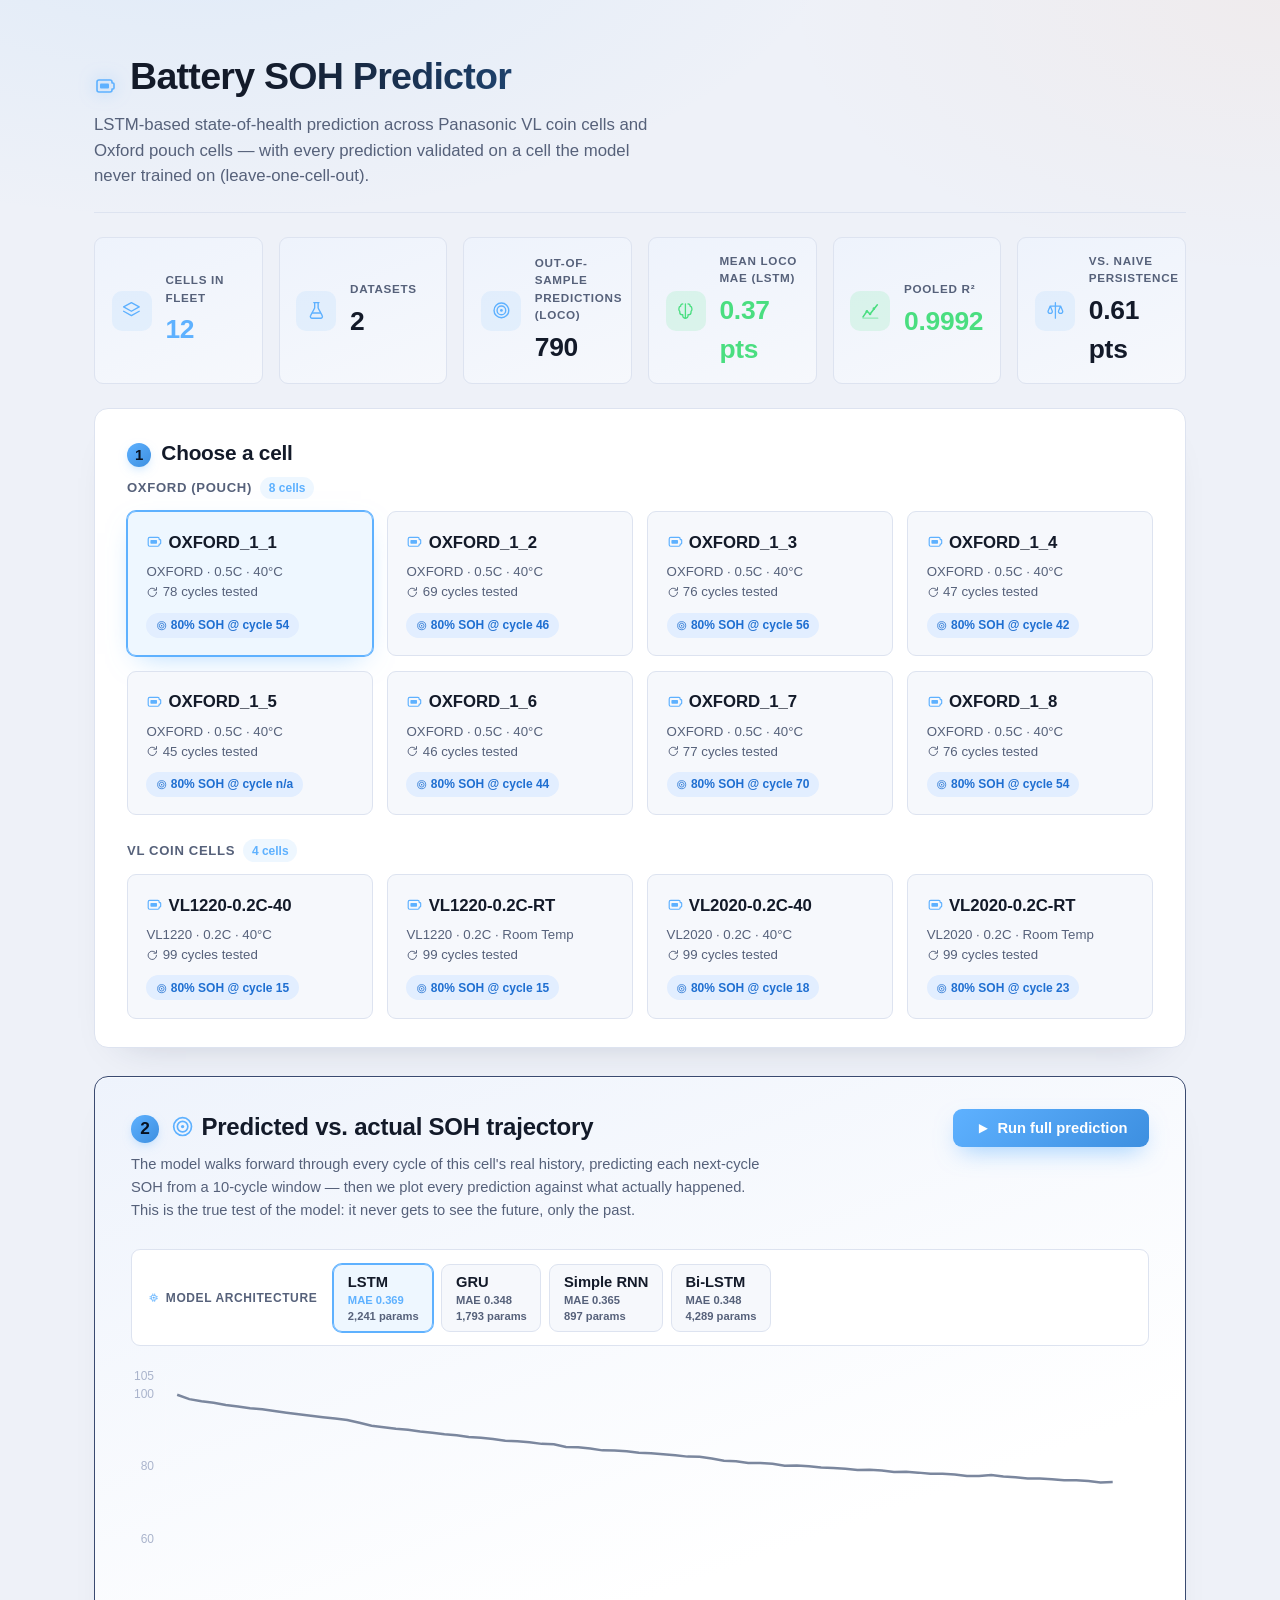
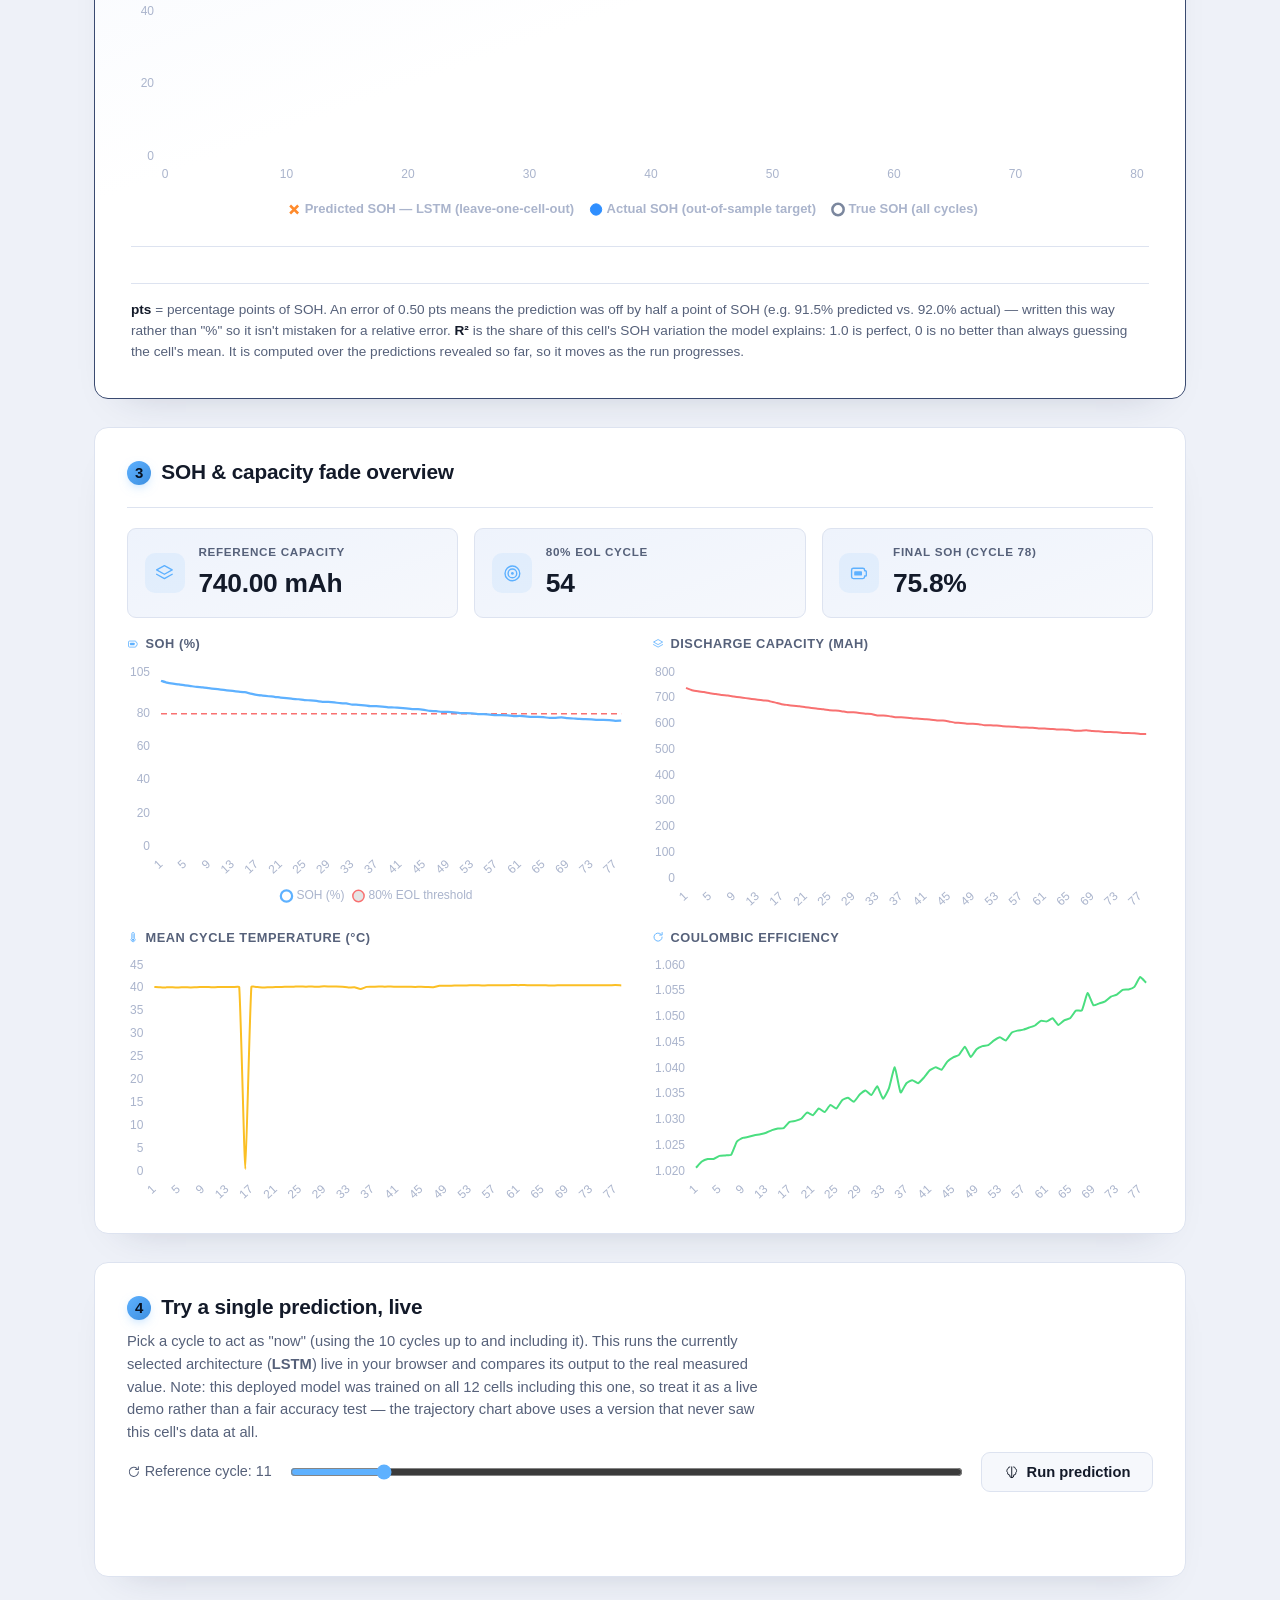
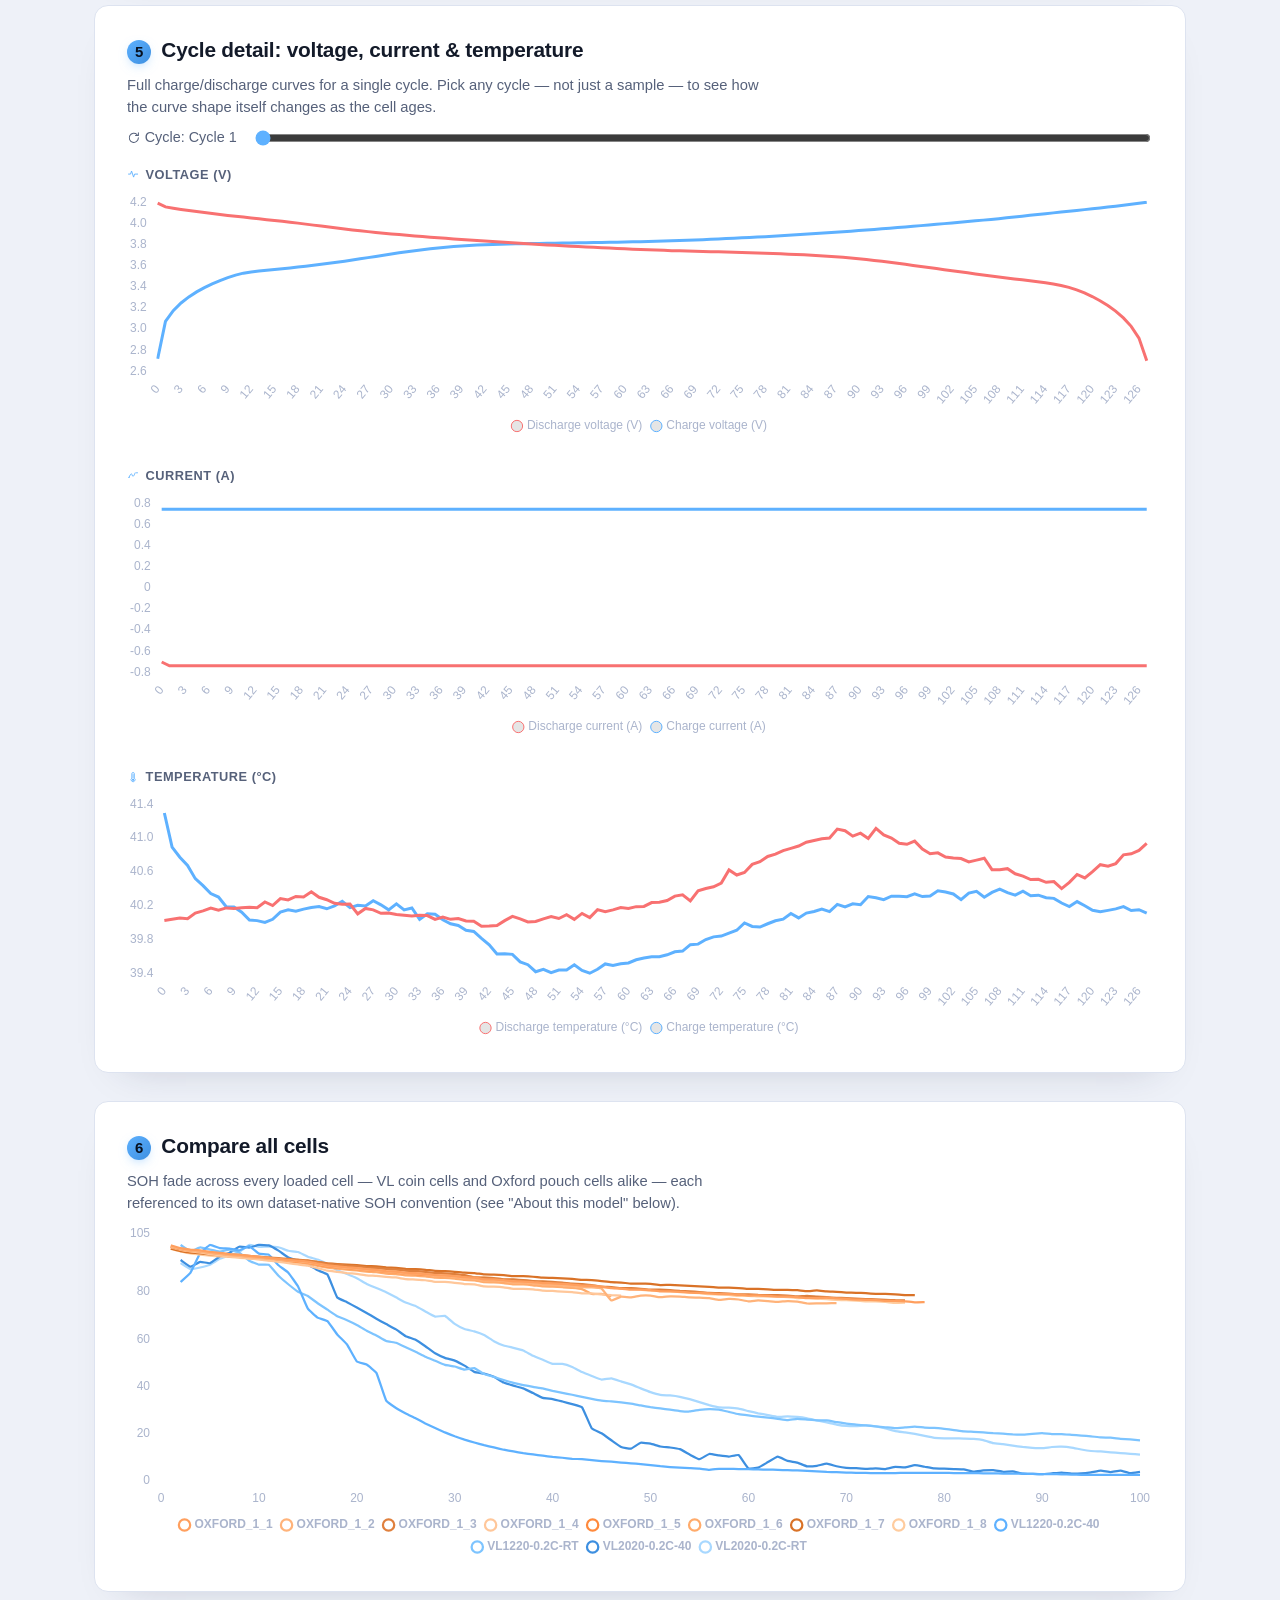
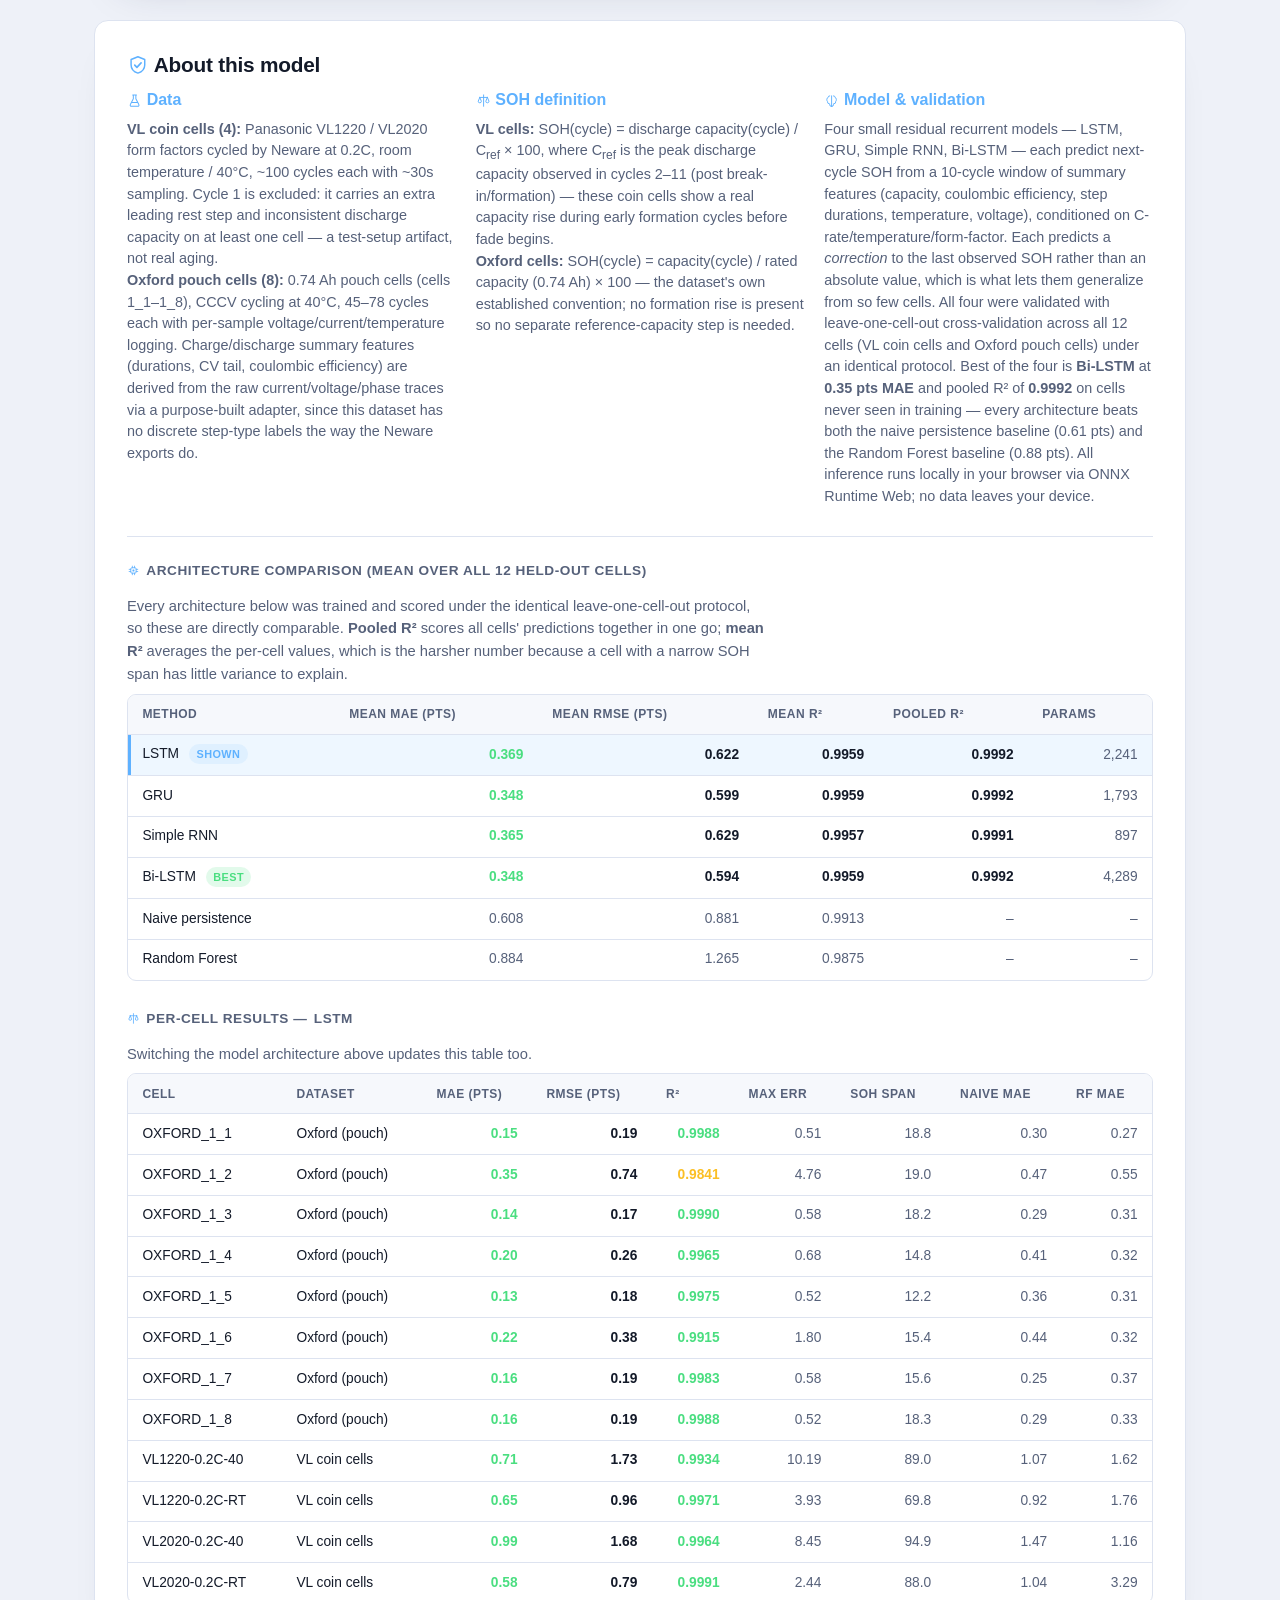
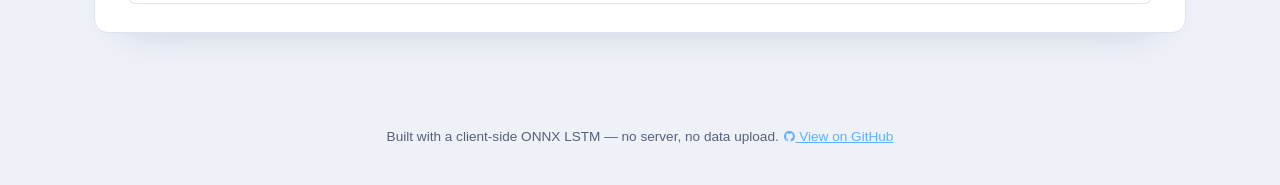
<file: docs/index.html>
<!doctype html>
<html lang="en">
<head>
  <meta charset="UTF-8" />
  <meta name="viewport" content="width=device-width, initial-scale=1.0" />
  <title>Battery SOH Predictor</title>
  <!-- Inline data-URI favicon: keeps the app fully self-contained (no extra
       request, no 404 on hosts that don't have a favicon.ico at the root). -->
  <link rel="icon" href="data:image/svg+xml,%3Csvg xmlns='http://www.w3.org/2000/svg' viewBox='0 0 24 24'%3E%3Crect x='2' y='7' width='17' height='11' rx='2.5' fill='none' stroke='%235eb1ff' stroke-width='2'/%3E%3Crect x='20' y='10.5' width='2.5' height='4' rx='1' fill='%235eb1ff'/%3E%3Cpath d='M12.5 8.5 8 13.2h3.2l-.7 4.3 4.5-5.1h-3.2z' fill='%23ff9f5e'/%3E%3C/svg%3E" />
  <link rel="stylesheet" href="styles.css" />
</head>
<body>
  <!-- Inline SVG icon sprite sheet: zero external requests (works offline / on
       GitHub Pages), reused everywhere via <svg class="icon"><use href="#icon-x"/></svg> -->
  <svg style="position:absolute;width:0;height:0;overflow:hidden" aria-hidden="true">
    <defs>
      <symbol id="icon-battery" viewBox="0 0 24 24"><path d="M3 8a2 2 0 0 1 2-2h11a2 2 0 0 1 2 2v1h1a1 1 0 0 1 1 1v4a1 1 0 0 1-1 1h-1v1a2 2 0 0 1-2 2H5a2 2 0 0 1-2-2V8Z" fill="none" stroke="currentColor" stroke-width="1.6" stroke-linejoin="round"/><rect x="6" y="9.5" width="9" height="5" rx="1" fill="currentColor"/></symbol>
      <symbol id="icon-thermometer" viewBox="0 0 24 24"><path d="M12 3a2.5 2.5 0 0 0-2.5 2.5v8.55a4 4 0 1 0 5 0V5.5A2.5 2.5 0 0 0 12 3Z" fill="none" stroke="currentColor" stroke-width="1.6" stroke-linejoin="round"/><circle cx="12" cy="17.5" r="2.2" fill="currentColor"/><line x1="12" y1="7" x2="12" y2="14" stroke="currentColor" stroke-width="1.6" stroke-linecap="round"/></symbol>
      <symbol id="icon-bolt" viewBox="0 0 24 24"><path d="M13 2 4 14h6l-1 8 9-12h-6l1-8Z" fill="currentColor" stroke="currentColor" stroke-width="0.6" stroke-linejoin="round"/></symbol>
      <symbol id="icon-voltage" viewBox="0 0 24 24"><path d="M3 12h4l2-6 4 12 2-6h6" fill="none" stroke="currentColor" stroke-width="1.8" stroke-linecap="round" stroke-linejoin="round"/></symbol>
      <symbol id="icon-target" viewBox="0 0 24 24"><circle cx="12" cy="12" r="8.5" fill="none" stroke="currentColor" stroke-width="1.6"/><circle cx="12" cy="12" r="5" fill="none" stroke="currentColor" stroke-width="1.6"/><circle cx="12" cy="12" r="1.6" fill="currentColor"/></symbol>
      <symbol id="icon-trend" viewBox="0 0 24 24"><path d="M3 17 9 9l4 4 8-9" fill="none" stroke="currentColor" stroke-width="1.8" stroke-linecap="round" stroke-linejoin="round"/><path d="M16 4h5v5" fill="none" stroke="currentColor" stroke-width="1.8" stroke-linecap="round" stroke-linejoin="round"/></symbol>
      <symbol id="icon-check-shield" viewBox="0 0 24 24"><path d="M12 3 4.5 6v6c0 4.5 3 7.5 7.5 9 4.5-1.5 7.5-4.5 7.5-9V6L12 3Z" fill="none" stroke="currentColor" stroke-width="1.6" stroke-linejoin="round"/><path d="m8.5 12.3 2.4 2.4 4.6-5" fill="none" stroke="currentColor" stroke-width="1.8" stroke-linecap="round" stroke-linejoin="round"/></symbol>
      <symbol id="icon-brain" viewBox="0 0 24 24"><path d="M9 4.5a2.5 2.5 0 0 0-2.5 2.5v.2A2.8 2.8 0 0 0 4.5 10v1a2.6 2.6 0 0 0 1 2.05V14a3 3 0 0 0 3 3h.5v1.5A2.5 2.5 0 0 0 11.5 21h1" fill="none" stroke="currentColor" stroke-width="1.5" stroke-linecap="round" stroke-linejoin="round"/><path d="M15 4.5a2.5 2.5 0 0 1 2.5 2.5v.2A2.8 2.8 0 0 1 19.5 10v1a2.6 2.6 0 0 1-1 2.05V14a3 3 0 0 1-3 3H15v1.5A2.5 2.5 0 0 1 12.5 21h-1" fill="none" stroke="currentColor" stroke-width="1.5" stroke-linecap="round" stroke-linejoin="round"/><line x1="12" y1="4.5" x2="12" y2="21" stroke="currentColor" stroke-width="1.5" stroke-linecap="round"/></symbol>
      <symbol id="icon-clock" viewBox="0 0 24 24"><circle cx="12" cy="12" r="8.5" fill="none" stroke="currentColor" stroke-width="1.6"/><path d="M12 7v5l3.5 2" fill="none" stroke="currentColor" stroke-width="1.6" stroke-linecap="round" stroke-linejoin="round"/></symbol>
      <symbol id="icon-layers" viewBox="0 0 24 24"><path d="m12 3 9 5-9 5-9-5 9-5Z" fill="none" stroke="currentColor" stroke-width="1.6" stroke-linejoin="round"/><path d="m3 13 9 5 9-5" fill="none" stroke="currentColor" stroke-width="1.6" stroke-linecap="round" stroke-linejoin="round"/></symbol>
      <symbol id="icon-play" viewBox="0 0 24 24"><path d="M6 4.5v15l14-7.5-14-7.5Z" fill="currentColor"/></symbol>
      <symbol id="icon-cycle" viewBox="0 0 24 24"><path d="M20 12a8 8 0 1 1-2.34-5.66" fill="none" stroke="currentColor" stroke-width="1.8" stroke-linecap="round"/><path d="M20 3v5h-5" fill="none" stroke="currentColor" stroke-width="1.8" stroke-linecap="round" stroke-linejoin="round"/></symbol>
      <symbol id="icon-flask" viewBox="0 0 24 24"><path d="M9 3h6M10 3v6.2L5.3 18a2 2 0 0 0 1.8 3h9.8a2 2 0 0 0 1.8-3L14 9.2V3" fill="none" stroke="currentColor" stroke-width="1.6" stroke-linecap="round" stroke-linejoin="round"/><path d="M7.5 15h9" fill="none" stroke="currentColor" stroke-width="1.6" stroke-linecap="round"/></symbol>
      <symbol id="icon-scale" viewBox="0 0 24 24"><path d="M12 3v18M6 7h12M6 7 3.5 13a2.5 2.5 0 0 0 5 0L6 7Zm12 0-2.5 6a2.5 2.5 0 0 0 5 0L18 7Z" fill="none" stroke="currentColor" stroke-width="1.5" stroke-linecap="round" stroke-linejoin="round"/></symbol>
      <symbol id="icon-current" viewBox="0 0 24 24"><path d="M4 16.5c2-4.5 3.4-7 4.6-7 1.6 0 1.6 5 3.2 5 1.3 0 2.5-2.6 4.4-7M18.6 7.5h2.2" fill="none" stroke="currentColor" stroke-width="1.7" stroke-linecap="round" stroke-linejoin="round"/><circle cx="4" cy="16.5" r="1.3" fill="currentColor"/></symbol>
      <symbol id="icon-r2" viewBox="0 0 24 24"><path d="M3.5 19.5 8 13l3.6 3.2L20 5.5" fill="none" stroke="currentColor" stroke-width="1.8" stroke-linecap="round" stroke-linejoin="round"/><circle cx="8" cy="13" r="1.5" fill="currentColor"/><circle cx="11.6" cy="16.2" r="1.5" fill="currentColor"/><circle cx="16" cy="10" r="1.5" fill="currentColor"/><path d="M3.5 21h17" fill="none" stroke="currentColor" stroke-width="1.4" stroke-linecap="round" opacity="0.5"/></symbol>
      <symbol id="icon-chip" viewBox="0 0 24 24"><rect x="7" y="7" width="10" height="10" rx="2" fill="none" stroke="currentColor" stroke-width="1.6"/><rect x="10.2" y="10.2" width="3.6" height="3.6" rx="0.8" fill="currentColor"/><path d="M10 7V4M14 7V4M10 20v-3M14 20v-3M7 10H4M7 14H4M20 10h-3M20 14h-3" fill="none" stroke="currentColor" stroke-width="1.5" stroke-linecap="round"/></symbol>
      <symbol id="icon-github" viewBox="0 0 24 24"><path d="M12 2a10 10 0 0 0-3.16 19.49c.5.09.68-.22.68-.48v-1.7c-2.78.6-3.37-1.34-3.37-1.34-.46-1.16-1.11-1.47-1.11-1.47-.91-.62.07-.6.07-.6 1 .07 1.53 1.03 1.53 1.03.89 1.53 2.34 1.09 2.91.83.09-.65.35-1.09.63-1.34-2.22-.25-4.56-1.11-4.56-4.94 0-1.09.39-1.99 1.03-2.69-.1-.25-.45-1.27.1-2.65 0 0 .84-.27 2.75 1.03a9.6 9.6 0 0 1 5 0c1.91-1.3 2.75-1.03 2.75-1.03.55 1.38.2 2.4.1 2.65.64.7 1.03 1.6 1.03 2.69 0 3.84-2.34 4.68-4.57 4.93.36.31.68.92.68 1.85v2.74c0 .27.18.58.69.48A10 10 0 0 0 12 2Z" fill="currentColor"/></symbol>
    </defs>
  </svg>

  <header class="app-header">
    <h1><svg class="icon icon-lg icon-header"><use href="#icon-battery"/></svg> Battery SOH Predictor</h1>
    <p class="subtitle">LSTM-based state-of-health prediction across Panasonic VL coin cells and Oxford pouch cells &mdash; with every prediction validated on a cell the model never trained on (leave-one-cell-out).</p>
    <div class="stats-row" id="fleet-stats"></div>
  </header>

  <main>
    <section class="panel" id="cell-selector-panel">
      <h2><span class="step-badge">1</span> Choose a cell</h2>
      <div id="cell-grid"></div>
    </section>

    <section class="panel panel-hero" id="trajectory-panel" hidden>
      <div class="hero-head">
        <div>
          <h2><span class="step-badge">2</span> <svg class="icon icon-accent"><use href="#icon-target"/></svg> Predicted vs. actual SOH trajectory</h2>
          <p class="hint">The model walks forward through every cycle of this cell's real history, predicting each next-cycle SOH from a 10-cycle window &mdash; then we plot every prediction against what actually happened. This is the true test of the model: it never gets to see the future, only the past.</p>
        </div>
        <button id="run-trajectory-btn" class="btn-primary"><svg class="icon"><use href="#icon-play"/></svg> Run full prediction</button>
      </div>
      <div class="model-picker">
        <span class="model-picker-label"><svg class="icon icon-sm"><use href="#icon-chip"/></svg> Model architecture</span>
        <div class="model-picker-options" id="model-picker-options"></div>
      </div>
      <div class="chart-container chart-container-lg">
        <canvas id="trajectory-chart"></canvas>
      </div>
      <div class="stats-row" id="trajectory-stats"></div>
      <p class="hint metric-note">
        <strong>pts</strong> = percentage points of SOH. An error of 0.50&nbsp;pts means the prediction was off by half a
        point of SOH (e.g. 91.5% predicted vs. 92.0% actual) &mdash; written this way rather than "%" so it isn't mistaken
        for a relative error. <strong>R&sup2;</strong> is the share of this cell's SOH variation the model explains: 1.0 is
        perfect, 0 is no better than always guessing the cell's mean. It is computed over the predictions revealed so far,
        so it moves as the run progresses.
      </p>
    </section>

    <section class="panel" id="overview-panel" hidden>
      <h2><span class="step-badge">3</span> SOH &amp; capacity fade overview</h2>
      <div class="stats-row" id="cell-stats"></div>
      <div class="chart-grid-2">
        <div>
          <h3 class="chart-title"><svg class="icon icon-sm"><use href="#icon-battery"/></svg> SOH (%)</h3>
          <div class="chart-container chart-container-sm">
            <canvas id="soh-chart"></canvas>
          </div>
        </div>
        <div>
          <h3 class="chart-title"><svg class="icon icon-sm"><use href="#icon-layers"/></svg> Discharge capacity (mAh)</h3>
          <div class="chart-container chart-container-sm">
            <canvas id="capacity-chart"></canvas>
          </div>
        </div>
      </div>
      <div class="chart-grid-2">
        <div>
          <h3 class="chart-title"><svg class="icon icon-sm"><use href="#icon-thermometer"/></svg> Mean cycle temperature (&deg;C)</h3>
          <div class="chart-container chart-container-sm">
            <canvas id="temp-trend-chart"></canvas>
          </div>
        </div>
        <div>
          <h3 class="chart-title"><svg class="icon icon-sm"><use href="#icon-cycle"/></svg> Coulombic efficiency</h3>
          <div class="chart-container chart-container-sm">
            <canvas id="ce-chart"></canvas>
          </div>
        </div>
      </div>
    </section>

    <section class="panel" id="predict-panel" hidden>
      <h2><span class="step-badge">4</span> Try a single prediction, live</h2>
      <p class="hint">Pick a cycle to act as "now" (using the 10 cycles up to and including it). This runs the currently selected architecture (<strong id="predict-arch-label">LSTM</strong>) live in your browser and compares its output to the real measured value. Note: this deployed model was trained on all 12 cells including this one, so treat it as a live demo rather than a fair accuracy test &mdash; the trajectory chart above uses a version that never saw this cell's data at all.</p>
      <div class="predict-controls">
        <label for="cycle-slider"><svg class="icon icon-sm"><use href="#icon-cycle"/></svg> Reference cycle: <span id="cycle-label">20</span></label>
        <input type="range" id="cycle-slider" min="10" max="99" value="20" />
        <button id="predict-btn" class="btn-secondary"><svg class="icon"><use href="#icon-brain"/></svg> Run prediction</button>
      </div>
      <div id="predict-result" class="predict-result"></div>
    </section>

    <section class="panel" id="curves-panel" hidden>
      <h2><span class="step-badge">5</span> Cycle detail: voltage, current &amp; temperature</h2>
      <p class="hint">Full charge/discharge curves for a single cycle. Pick any cycle &mdash; not just a sample &mdash; to see how the curve shape itself changes as the cell ages.</p>
      <div class="curve-select">
        <label for="curve-cycle-slider"><svg class="icon icon-sm"><use href="#icon-cycle"/></svg> Cycle: <span id="curve-cycle-label"></span></label>
        <input type="range" id="curve-cycle-slider" min="0" max="1" value="0" />
      </div>
      <div class="chart-grid-1">
        <div>
          <h3 class="chart-title"><svg class="icon icon-sm"><use href="#icon-voltage"/></svg> Voltage (V)</h3>
          <div class="chart-container chart-container-sm">
            <canvas id="curve-voltage-chart"></canvas>
          </div>
        </div>
        <div>
          <h3 class="chart-title"><svg class="icon icon-sm"><use href="#icon-current"/></svg> Current (A)</h3>
          <div class="chart-container chart-container-sm">
            <canvas id="curve-current-chart"></canvas>
          </div>
        </div>
        <div>
          <h3 class="chart-title"><svg class="icon icon-sm"><use href="#icon-thermometer"/></svg> Temperature (&deg;C)</h3>
          <div class="chart-container chart-container-sm">
            <canvas id="curve-temp-chart"></canvas>
          </div>
        </div>
      </div>
    </section>

    <section class="panel" id="compare-panel">
      <h2><span class="step-badge">6</span> Compare all cells</h2>
      <p class="hint">SOH fade across every loaded cell &mdash; VL coin cells and Oxford pouch cells alike &mdash; each referenced to its own dataset-native SOH convention (see "About this model" below).</p>
      <div class="chart-container">
        <canvas id="compare-chart"></canvas>
      </div>
    </section>

    <section class="panel" id="about-panel">
      <h2><svg class="icon icon-accent"><use href="#icon-check-shield"/></svg> About this model</h2>
      <div class="about-grid">
        <div>
          <h3><svg class="icon icon-sm"><use href="#icon-flask"/></svg> Data</h3>
          <p><strong>VL coin cells (4):</strong> Panasonic VL1220 / VL2020 form factors cycled by Neware at 0.2C, room temperature / 40&deg;C, ~100 cycles each with ~30s sampling. Cycle 1 is excluded: it carries an extra leading rest step and inconsistent discharge capacity on at least one cell &mdash; a test-setup artifact, not real aging.</p>
          <p><strong>Oxford pouch cells (8):</strong> 0.74&nbsp;Ah pouch cells (cells 1_1&ndash;1_8), CCCV cycling at 40&deg;C, 45&ndash;78 cycles each with per-sample voltage/current/temperature logging. Charge/discharge summary features (durations, CV tail, coulombic efficiency) are derived from the raw current/voltage/phase traces via a purpose-built adapter, since this dataset has no discrete step-type labels the way the Neware exports do.</p>
        </div>
        <div>
          <h3><svg class="icon icon-sm"><use href="#icon-scale"/></svg> SOH definition</h3>
          <p><strong>VL cells:</strong> SOH(cycle) = discharge capacity(cycle) / C<sub>ref</sub> &times; 100, where C<sub>ref</sub> is the peak discharge capacity observed in cycles 2&ndash;11 (post break-in/formation) &mdash; these coin cells show a real capacity rise during early formation cycles before fade begins.</p>
          <p><strong>Oxford cells:</strong> SOH(cycle) = capacity(cycle) / rated capacity (0.74&nbsp;Ah) &times; 100 &mdash; the dataset's own established convention; no formation rise is present so no separate reference-capacity step is needed.</p>
        </div>
        <div>
          <h3><svg class="icon icon-sm"><use href="#icon-brain"/></svg> Model &amp; validation</h3>
          <p id="about-model-text">A small residual LSTM (16 hidden units) predicts next-cycle SOH from a 10-cycle window of summary features (capacity, coulombic efficiency, step durations, temperature, voltage), conditioned on C-rate/temperature/form-factor. Validated with leave-one-cell-out cross-validation across every cell in the pool. All inference runs locally in your browser via ONNX Runtime Web; no data leaves your device.</p>
        </div>
      </div>
      <div class="loco-table-wrap">
        <h3><svg class="icon icon-sm"><use href="#icon-chip"/></svg> Architecture comparison (mean over all 12 held-out cells)</h3>
        <p class="hint">Every architecture below was trained and scored under the identical leave-one-cell-out protocol, so these are directly comparable. <strong>Pooled R&sup2;</strong> scores all cells' predictions together in one go; <strong>mean R&sup2;</strong> averages the per-cell values, which is the harsher number because a cell with a narrow SOH span has little variance to explain.</p>
        <div class="table-scroll">
          <table class="loco-table" id="arch-table">
            <thead>
              <tr><th>Method</th><th>Mean MAE (pts)</th><th>Mean RMSE (pts)</th><th>Mean R&sup2;</th><th>Pooled R&sup2;</th><th>Params</th></tr>
            </thead>
            <tbody></tbody>
          </table>
        </div>

        <h3 class="loco-subhead"><svg class="icon icon-sm"><use href="#icon-scale"/></svg> Per-cell results &mdash; <span id="loco-table-arch-label">LSTM</span></h3>
        <p class="hint">Switching the model architecture above updates this table too.</p>
        <div class="table-scroll">
          <table class="loco-table" id="loco-table">
            <thead>
              <tr><th>Cell</th><th>Dataset</th><th>MAE (pts)</th><th>RMSE (pts)</th><th>R&sup2;</th><th>Max err</th><th>SOH span</th><th>Naive MAE</th><th>RF MAE</th></tr>
            </thead>
            <tbody></tbody>
          </table>
        </div>
      </div>
    </section>
  </main>

  <footer class="app-footer">
    <p>Built with a client-side ONNX LSTM &mdash; no server, no data upload. <a href="https://github.com/" target="_blank" rel="noopener"><svg class="icon icon-sm"><use href="#icon-github"/></svg> View on GitHub</a></p>
  </footer>

  <script src="vendor/chart.umd.min.js"></script>
  <script src="vendor/ort.min.js"></script>
  <script src="app.js"></script>
</body>
</html>
</file>
<file: docs/styles.css>
:root {
  --bg: #080b14;
  --bg-2: #05070d;
  --panel-bg: #131829;
  --panel-bg-2: #1a2136;
  --panel-bg-3: #202a45;
  --panel-border: #29314a;
  --text: #f4f6fb;
  --text-dim: #9aa5bd;
  --accent: #5eb1ff;
  --accent-2: #ff9f5e;
  --accent-soft: rgba(94, 177, 255, 0.14);
  --good: #4ade80;
  --warn: #fbbf24;
  --bad: #f87171;
  --radius: 14px;
  --radius-sm: 9px;
}

* { box-sizing: border-box; }

.icon {
  width: 1.05em;
  height: 1.05em;
  display: inline-block;
  vertical-align: -0.18em;
  fill: none;
  color: currentColor;
  flex-shrink: 0;
}
.icon-sm { width: 0.95em; height: 0.95em; }
.icon-lg { width: 1.5rem; height: 1.5rem; vertical-align: -0.25em; margin-right: 0.15rem; }
.icon-header { color: var(--accent); filter: drop-shadow(0 0 8px rgba(94,177,255,0.5)); }
.icon-accent { color: var(--accent); }

.step-badge {
  display: inline-flex;
  align-items: center;
  justify-content: center;
  width: 1.6em;
  height: 1.6em;
  border-radius: 50%;
  background: linear-gradient(135deg, var(--accent) 0%, #3d8fe0 100%);
  color: #071120;
  font-size: 0.72em;
  font-weight: 800;
  vertical-align: 0.05em;
  margin-right: 0.3rem;
  box-shadow: 0 4px 12px -4px rgba(94, 177, 255, 0.6);
}

body {
  margin: 0;
  font-family: -apple-system, BlinkMacSystemFont, "Segoe UI", Roboto, sans-serif;
  background:
    radial-gradient(1100px 520px at 15% -10%, rgba(94, 177, 255, 0.10), transparent 60%),
    radial-gradient(900px 500px at 100% 0%, rgba(255, 159, 94, 0.07), transparent 55%),
    var(--bg);
  background-attachment: fixed;
  color: var(--text);
  line-height: 1.5;
  -webkit-font-smoothing: antialiased;
}

.app-header {
  padding: 3rem 1.5rem 1.5rem;
  max-width: 1140px;
  margin: 0 auto;
}
.app-header h1 {
  margin: 0 0 0.5rem;
  font-size: 2.35rem;
  font-weight: 800;
  letter-spacing: -0.02em;
  background: linear-gradient(100deg, var(--text) 15%, var(--accent) 75%, var(--accent-2) 110%);
  -webkit-background-clip: text;
  background-clip: text;
  color: transparent;
}
.subtitle { color: var(--text-dim); margin: 0; font-size: 1.05rem; max-width: 62ch; }

.app-header .stats-row {
  margin-top: 1.5rem;
  padding-top: 1.5rem;
  border-top: 1px solid var(--panel-border);
}

main {
  max-width: 1140px;
  margin: 0 auto;
  padding: 0 1.5rem 3.5rem;
  display: flex;
  flex-direction: column;
  gap: 1.75rem;
}

.panel {
  background: var(--panel-bg);
  border: 1px solid var(--panel-border);
  border-radius: var(--radius);
  padding: 1.75rem 2rem;
  box-shadow: 0 1px 0 rgba(255,255,255,0.03) inset, 0 20px 40px -30px rgba(0,0,0,0.6);
}
.panel h2 { margin: 0 0 0.5rem; font-size: 1.3rem; font-weight: 700; letter-spacing: -0.01em; }
.hint { color: var(--text-dim); font-size: 0.92rem; margin-top: 0; margin-bottom: 0.5rem; max-width: 78ch; line-height: 1.55; }

.panel-hero {
  background: linear-gradient(160deg, var(--panel-bg-3) 0%, var(--panel-bg) 55%);
  border-color: #3a4a70;
  box-shadow: 0 0 0 1px rgba(94, 177, 255, 0.10), 0 24px 60px -24px rgba(94, 177, 255, 0.30);
  padding: 2rem 2.25rem 2.25rem;
}
.panel-hero h2 { font-size: 1.5rem; }
.hero-head {
  display: flex;
  align-items: flex-start;
  justify-content: space-between;
  gap: 1.5rem;
  flex-wrap: wrap;
  margin-bottom: 1.25rem;
}
.hero-head > div { flex: 1; min-width: 260px; }

.cell-group + .cell-group { margin-top: 1.5rem; }
.cell-group-title {
  margin: 0 0 0.75rem;
  font-size: 0.82rem;
  font-weight: 700;
  text-transform: uppercase;
  letter-spacing: 0.05em;
  color: var(--text-dim);
  display: flex;
  align-items: center;
  gap: 0.5rem;
}
.cell-group-count {
  font-weight: 600;
  font-size: 0.75rem;
  color: var(--accent);
  background: var(--accent-soft);
  padding: 0.15rem 0.55rem;
  border-radius: 999px;
  text-transform: none;
  letter-spacing: 0;
}

.cell-grid {
  display: grid;
  grid-template-columns: repeat(auto-fill, minmax(210px, 1fr));
  gap: 0.9rem;
}
.cell-card {
  background: var(--panel-bg-2);
  border: 1px solid var(--panel-border);
  border-radius: var(--radius-sm);
  padding: 1.1rem 1.15rem;
  cursor: pointer;
  transition: border-color 0.15s, transform 0.12s, box-shadow 0.15s, background 0.15s;
}
.cell-card:hover { border-color: var(--accent); transform: translateY(-2px); box-shadow: 0 10px 24px -14px rgba(94, 177, 255, 0.4); }
.cell-card.selected {
  border-color: var(--accent);
  box-shadow: 0 0 0 1px var(--accent), 0 10px 28px -12px rgba(94, 177, 255, 0.55);
  background: var(--accent-soft);
}
.cell-card h4 { margin: 0 0 0.45rem; font-size: 1.05rem; font-weight: 700; letter-spacing: -0.005em; }
.cell-card .meta { color: var(--text-dim); font-size: 0.83rem; }
.cell-card .eol-badge {
  display: inline-block;
  margin-top: 0.65rem;
  padding: 0.22rem 0.6rem;
  border-radius: 999px;
  font-size: 0.75rem;
  font-weight: 650;
  background: #283664;
  color: #8fc4ff;
}

.chart-container {
  position: relative;
  height: 340px;
  width: 100%;
}
.chart-container-sm { height: 250px; }
.chart-container-lg { height: 460px; }

.chart-grid-1 {
  display: flex;
  flex-direction: column;
  gap: 1.5rem;
  margin-top: 1rem;
}
.chart-grid-2 {
  display: grid;
  grid-template-columns: repeat(auto-fit, minmax(300px, 1fr));
  gap: 1.5rem;
  margin-top: 1rem;
}
.chart-title {
  margin: 0 0 0.5rem;
  font-size: 0.8rem;
  font-weight: 650;
  color: var(--text-dim);
  text-transform: uppercase;
  letter-spacing: 0.04em;
  display: flex;
  align-items: center;
  gap: 0.4rem;
}
.chart-title .icon { color: var(--accent); }

.stats-row {
  display: flex;
  gap: 1rem;
  flex-wrap: wrap;
  margin-top: 1.25rem;
  padding-top: 1.25rem;
  border-top: 1px solid var(--panel-border);
}
.stat {
  min-width: 150px;
  flex: 1;
  display: flex;
  align-items: center;
  gap: 0.85rem;
  background: linear-gradient(160deg, var(--panel-bg-3), var(--panel-bg-2));
  border: 1px solid var(--panel-border);
  border-radius: var(--radius-sm);
  padding: 0.85rem 1.05rem;
}
.stat .icon-badge {
  flex-shrink: 0;
  width: 2.5rem;
  height: 2.5rem;
  border-radius: 10px;
  display: flex;
  align-items: center;
  justify-content: center;
  background: var(--accent-soft);
  color: var(--accent);
}
.stat .icon-badge .icon { width: 1.3rem; height: 1.3rem; }
.stat .icon-badge.good { background: rgba(74, 222, 128, 0.14); color: var(--good); }
.stat .icon-badge.warn { background: rgba(251, 191, 36, 0.14); color: var(--warn); }
.stat .body { min-width: 0; }
.stat .label { color: var(--text-dim); font-size: 0.73rem; font-weight: 600; text-transform: uppercase; letter-spacing: 0.06em; }
.stat .value { font-size: 1.65rem; font-weight: 800; margin-top: 0.25rem; letter-spacing: -0.01em; }
.stat .value.good { color: var(--good); }
.stat .value.warn { color: var(--warn); }
.stat .value.accent { color: var(--accent); }

.predict-controls {
  display: flex;
  align-items: center;
  gap: 1rem;
  flex-wrap: wrap;
  margin-bottom: 1rem;
}
.predict-controls label { color: var(--text-dim); font-size: 0.9rem; }
#cycle-slider { flex: 1; min-width: 180px; accent-color: var(--accent); }

button {
  border: none;
  border-radius: var(--radius-sm);
  padding: 0.7rem 1.35rem;
  font-weight: 700;
  cursor: pointer;
  font-size: 0.92rem;
  transition: filter 0.12s, transform 0.08s, box-shadow 0.15s;
  display: inline-flex;
  align-items: center;
  gap: 0.45rem;
}
button:active { transform: translateY(1px); }
button:disabled { opacity: 0.5; cursor: not-allowed; }

.btn-primary {
  background: linear-gradient(135deg, var(--accent) 0%, #3d8fe0 100%);
  color: #071120;
  box-shadow: 0 10px 24px -8px rgba(94, 177, 255, 0.65);
  white-space: nowrap;
}
.btn-primary:hover { filter: brightness(1.1); box-shadow: 0 12px 28px -8px rgba(94, 177, 255, 0.8); }

.btn-secondary {
  background: var(--panel-bg-2);
  color: var(--text);
  border: 1px solid var(--panel-border);
}
.btn-secondary:hover { border-color: var(--accent); }

.predict-result {
  display: flex;
  gap: 1rem;
  flex-wrap: wrap;
  min-height: 2.5rem;
}

.curve-select {
  display: flex;
  align-items: center;
  gap: 1rem;
  margin-bottom: 0.75rem;
}
.curve-select label { color: var(--text-dim); font-size: 0.9rem; white-space: nowrap; }
.curve-select input[type="range"] { flex: 1; accent-color: var(--accent); }
.curve-select select {
  background: var(--panel-bg-2);
  color: var(--text);
  border: 1px solid var(--panel-border);
  border-radius: 6px;
  padding: 0.35rem 0.6rem;
}

.about-grid {
  display: grid;
  grid-template-columns: repeat(auto-fit, minmax(240px, 1fr));
  gap: 1.25rem;
}
.about-grid h3 { margin: 0 0 0.4rem; font-size: 1rem; color: var(--accent); }
.about-grid p { margin: 0; color: var(--text-dim); font-size: 0.9rem; }

.loco-table-wrap {
  margin-top: 1.75rem;
  padding-top: 1.5rem;
  border-top: 1px solid var(--panel-border);
}
.loco-table-wrap h3 {
  margin: 0 0 0.85rem;
  font-size: 0.85rem;
  font-weight: 700;
  color: var(--text-dim);
  text-transform: uppercase;
  letter-spacing: 0.04em;
  display: flex;
  align-items: center;
  gap: 0.4rem;
}
.loco-table-wrap h3 .icon { color: var(--accent); }
.table-scroll { overflow-x: auto; border-radius: var(--radius-sm); border: 1px solid var(--panel-border); }
.loco-table {
  width: 100%;
  border-collapse: collapse;
  font-size: 0.86rem;
  min-width: 560px;
}
.loco-table thead th {
  text-align: left;
  padding: 0.65rem 0.9rem;
  background: var(--panel-bg-2);
  color: var(--text-dim);
  font-weight: 650;
  font-size: 0.75rem;
  text-transform: uppercase;
  letter-spacing: 0.04em;
  border-bottom: 1px solid var(--panel-border);
  white-space: nowrap;
}
.loco-table td {
  padding: 0.6rem 0.9rem;
  border-bottom: 1px solid var(--panel-border);
  white-space: nowrap;
}
.loco-table tbody tr:last-child td { border-bottom: none; }
.loco-table tbody tr:hover { background: rgba(255,255,255,0.02); }
.loco-table td.num { font-variant-numeric: tabular-nums; text-align: right; font-weight: 600; }
.loco-table td.good-text { color: var(--good); }
.loco-table td.warn-text { color: var(--warn); }
.loco-table td.bad-text { color: var(--bad); }
.loco-table td.muted { color: var(--text-dim); font-weight: 500; }
.loco-table tbody tr.row-selected { background: var(--accent-soft); }
.loco-table tbody tr.row-selected td:first-child { box-shadow: inset 3px 0 0 var(--accent); }
.loco-subhead { margin-top: 1.75rem !important; }
/* Architecture names carry their own casing (Bi-LSTM, GRU); the heading's
   uppercase transform would mangle them into BI-LSTM. */
#loco-table-arch-label { text-transform: none; }

.best-badge, .shown-badge {
  display: inline-block;
  margin-left: 0.4rem;
  padding: 0.1rem 0.45rem;
  border-radius: 999px;
  font-size: 0.68rem;
  font-weight: 700;
  text-transform: uppercase;
  letter-spacing: 0.04em;
  vertical-align: 0.08em;
}
.best-badge { background: rgba(74, 222, 128, 0.16); color: var(--good); }
.shown-badge { background: var(--accent-soft); color: var(--accent); }

/* --- Model architecture picker --- */
.model-picker {
  display: flex;
  align-items: center;
  gap: 1rem;
  flex-wrap: wrap;
  margin-bottom: 1.25rem;
  padding: 0.85rem 1rem;
  background: var(--panel-bg);
  border: 1px solid var(--panel-border);
  border-radius: var(--radius-sm);
}
.model-picker-label {
  display: inline-flex;
  align-items: center;
  gap: 0.4rem;
  font-size: 0.75rem;
  font-weight: 700;
  text-transform: uppercase;
  letter-spacing: 0.05em;
  color: var(--text-dim);
  white-space: nowrap;
}
.model-picker-label .icon { color: var(--accent); }
.model-picker-options { display: flex; gap: 0.5rem; flex-wrap: wrap; }
.model-chip {
  display: flex;
  flex-direction: column;
  align-items: flex-start;
  gap: 0.1rem;
  padding: 0.5rem 0.85rem;
  border-radius: var(--radius-sm);
  border: 1px solid var(--panel-border);
  background: var(--panel-bg-2);
  color: var(--text);
  font-family: inherit;
  cursor: pointer;
  transition: border-color 0.15s, background 0.15s, transform 0.12s;
  line-height: 1.25;
}
.model-chip:hover { border-color: var(--accent); transform: translateY(-1px); }
.model-chip.selected {
  border-color: var(--accent);
  background: var(--accent-soft);
  box-shadow: 0 0 0 1px var(--accent);
}
.model-chip-name { font-size: 0.92rem; font-weight: 700; }
.model-chip-mae, .model-chip-params {
  font-size: 0.7rem;
  color: var(--text-dim);
  font-variant-numeric: tabular-nums;
}
.model-chip.selected .model-chip-mae { color: var(--accent); font-weight: 600; }

.stat .value.bad { color: var(--bad); }
.stat .icon-badge.bad { background: rgba(248, 113, 113, 0.14); color: var(--bad); }

.metric-note {
  margin-top: 1rem;
  margin-bottom: 0;
  font-size: 0.85rem;
  max-width: none;
  padding-top: 0.9rem;
  border-top: 1px solid var(--panel-border);
}
.metric-note strong { color: var(--text); }

.app-footer {
  text-align: center;
  color: var(--text-dim);
  font-size: 0.85rem;
  padding: 1.5rem;
}
.app-footer a { color: var(--accent); }

.loading-note {
  color: var(--text-dim);
  font-size: 0.85rem;
  font-style: italic;
}

@media (prefers-color-scheme: light) {
  :root {
    --bg: #eef1f8;
    --bg-2: #e4e9f4;
    --panel-bg: #ffffff;
    --panel-bg-2: #f6f8fc;
    --panel-bg-3: #eef3fc;
    --panel-border: #dde3f0;
    --text: #131a29;
    --text-dim: #56617a;
    --accent-soft: rgba(94, 177, 255, 0.10);
  }
  .app-header h1 {
    background: linear-gradient(100deg, var(--text) 15%, #2f7fd6 75%, #d97a3d 110%);
    -webkit-background-clip: text;
    background-clip: text;
  }
  .cell-card .eol-badge { background: #e2eeff; color: #1f6fd1; }
  .btn-primary { color: #ffffff; }
  .panel { box-shadow: 0 1px 0 rgba(255,255,255,0.6) inset, 0 20px 40px -30px rgba(30,40,70,0.25); }
}
</file>
